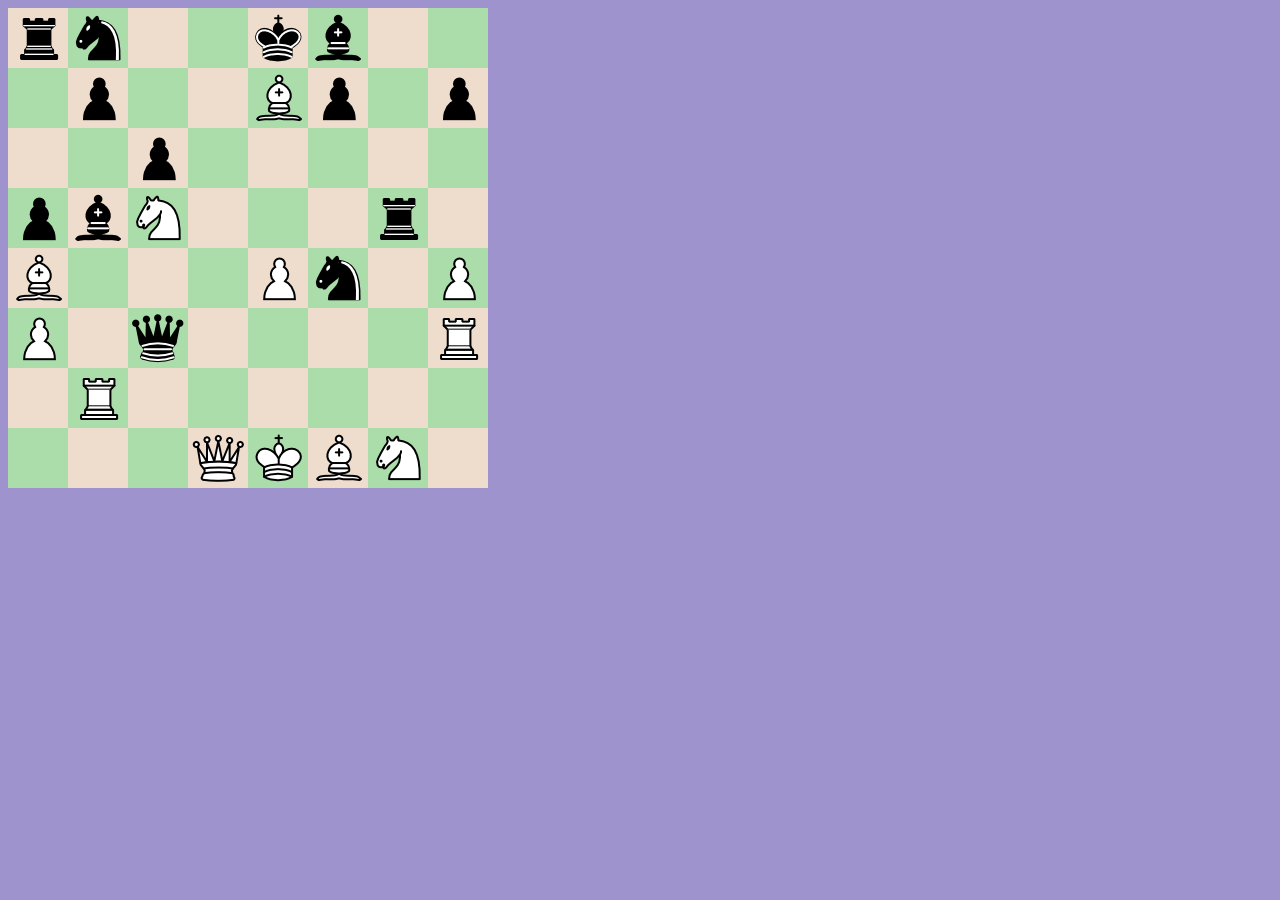
<file: index.html>
<!doctype html>

<html lang="en">
<head>
  <meta charset="utf-8">

  <title>The New Chess Board</title>
  <meta name="description" content="The new Chess Board">
  <meta name="author" content="NewChess">

  <link rel="stylesheet" href="css/styles.css?v=1.0">

</head>

<body>
  <script src="js/scripts.js"></script>
  <div id="board">

<!-- <div class="square-white" color="b" piece="r"><img src="images/br.png"></div><div class="square-black" color="b" piece="b"><img src="images/bb.png"></div><div class="square-white" color="b" piece="n"><img src="images/bn.png"></div><div class="square-black" color="b" piece="r"><img src="images/br.png"></div><br> -->
  </div>
</body>
</html>
</file>
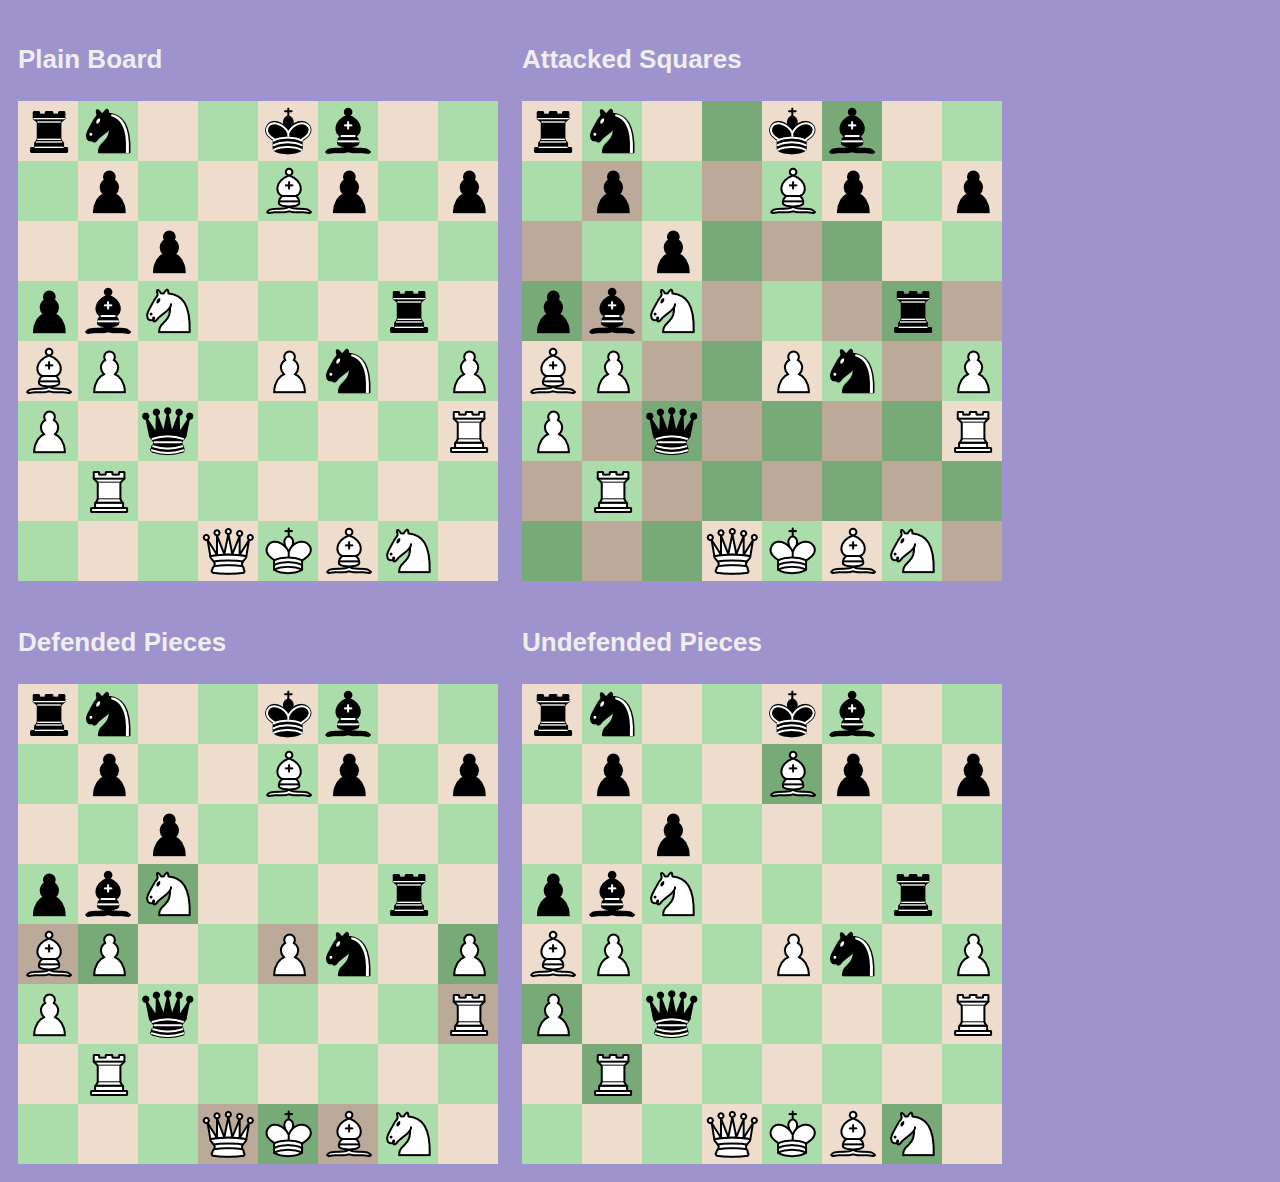
<file: helper.html>
<!doctype html>

<html lang="en">
<head>
  <meta charset="utf-8">

  <title>The New Chess Board</title>
  <meta name="description" content="The new Chess Board">
  <meta name="author" content="NewChess">

  <link rel="stylesheet" href="css/styles.css?v=1.0">

</head>

<body>
  <script src="js/helper.js"></script>
  <div class="cb" id="plainBoard">
  	  <p>Plain Board</p>
	  <div id="board">
	  </div>
  </div>
  <div class="cb" id="attackedSquares">
  	  <p>Attacked Squares</p>
	  <div id="board">
	  </div>
  </div>
  <div class="cb" id="defendedPieces">
  	  <p>Defended Pieces</p>
	  <div id="board">
	  </div>
  </div>
  <div class="cb" id="undefendedPieces">
  	  <p>Undefended Pieces</p>
	  <div id="board">
	  </div>
  </div>
</body>
</html>
</file>
<file: css/styles.css>
body {
  background-color: #9e93cc;
}

div#board {
	font-size: 0px;
}

div.cb {
	display: inline-block;
	margin: 10px;
}

.cb p {
	color: #eeeeee;
	font-family: sans-serif;
	font-size: 26px;
	font-weight: bold;
}

div.square-black {
	background-color: #aaddaa;
	width: 60px;
	height: 60px;
	border: 0px;
	padding: 0px;
	margin: 0px;
	display: inline-block;
}

div.square-black-darkened {
	background-color: #77aa77;
	width: 60px;
	height: 60px;
	border: 0px;
	padding: 0px;
	margin: 0px;
	display: inline-block;
}

div.square-black:hover {
	background-color: #bbeebb;
}

div.square-white {
	background-color: #eeddcc;
	width: 60px;
	height: 60px;
	border: 0px;
	padding: 0px;
	margin: 0px;
	display: inline-block;
}

div.square-white-darkened {
	background-color: #bbaa99;
	width: 60px;
	height: 60px;
	border: 0px;
	padding: 0px;
	margin: 0px;
	display: inline-block;
}

div.square-white:hover {
	background-color: #ffeedd;
}
</file>
